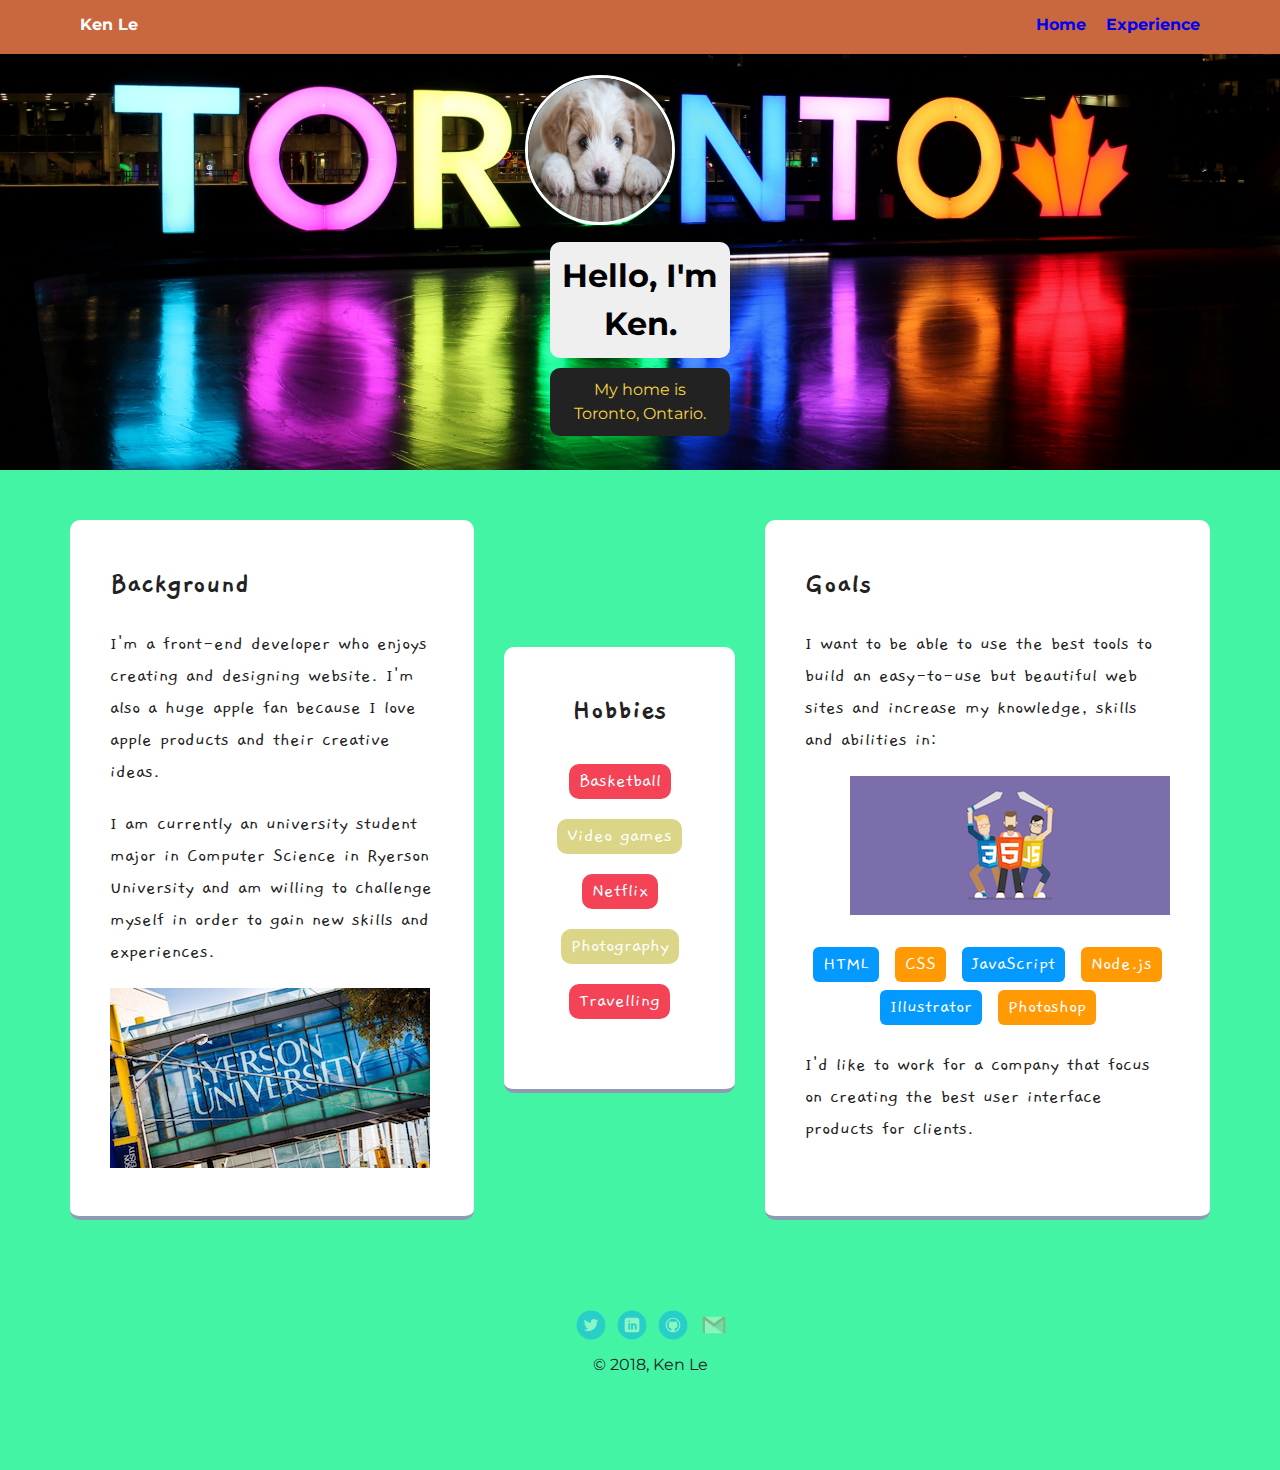
<file: index.html>
<!doctype html>
<html lang="en">
<head>
  <meta charset="utf-8">
  <title>Ken Le's profile</title>
  <meta name="viewport" content="width=device-width, initial-scale=1.0">
  <link rel="stylesheet" href="styles.css">
  <link href="https://fonts.googleapis.com/css?family=Gaegu:400,700|Montserrat:400,700" rel="stylesheet">

</head>
  <body>

    <div class="main-nav">
        <ul class="nav">
          <li class="name">Ken Le</li>
          <li><a href="index.html">Home</a></li>
          <li><a href="experience.html">Experience</a></li>
        </ul>
    </div>

    <header>
      <img src="images/lovely-dog.jpg" alt="My favourite dog's picture" class="profile-image">
      <h1 class="tag name">Hello, I'm Ken.</h1>
      <p class="tag location">My home is Toronto, Ontario.</p>
    </header>

    <main class="flex">
      <div class="card extra1">
        <h2>Background</h2>
        <p>I'm a front-end developer who enjoys creating and designing website. I'm also a huge apple fan because I love apple products and their creative ideas.</p>
        <p>I am currently an university student major in Computer Science in Ryerson University and am willing to challenge myself in order to gain new skills and experiences.</p>
        <img src="images/ryerson.jpg" alt="My University">
      </div>

      <div class="new-card">
        <h2>Hobbies</h2>
        <ul class="hobbies">
          <li>Basketball</li>
          <li>Video games</li>
          <li>Netflix</li>
          <li>Photography</li>
          <li>Travelling</li>
        </ul>
      </div>

      <div class="card extra2">
        <h2>Goals</h2>
        <p>I want to be able to use the best tools to build an easy-to-use but beautiful web sites and increase my knowledge, skills and abilities in:</p>
        <img src="images/frontend.png" alt="Important Skills" class="extra">
        <ul class="skills">
          <li>HTML</li>
          <li>CSS</li>
          <li>JavaScript</li>
          <li>Node.js</li>
          <li>Illustrator</li>
          <li>Photoshop</li>
        </ul>
        <p>I'd like to work for a company that focus on creating the best user interface products for clients.</p>
      </div>

    </main>

    <footer>
      <ul>
        <li><a href="https://twitter.com/KKenRayy?lang=en" class="social twitter" target="_blank">Twitter</a></li>
        <li><a href="https://www.linkedin.com/in/khanh-le-425965160/" class="social linkedin" target="_blank">LinkedIn</a></li>
        <li><a href="https://github.com/KennyKhanh98" class="social github" target="_blank">Github</a></li>
        <li><a href="mailto:leankhanh98@gmail.com" class="social email">Email</a></li>
      </ul>
      <p class="copyright">&copy; 2018, Ken Le</p>
    </footer>

  </body>
  </html>
</file>
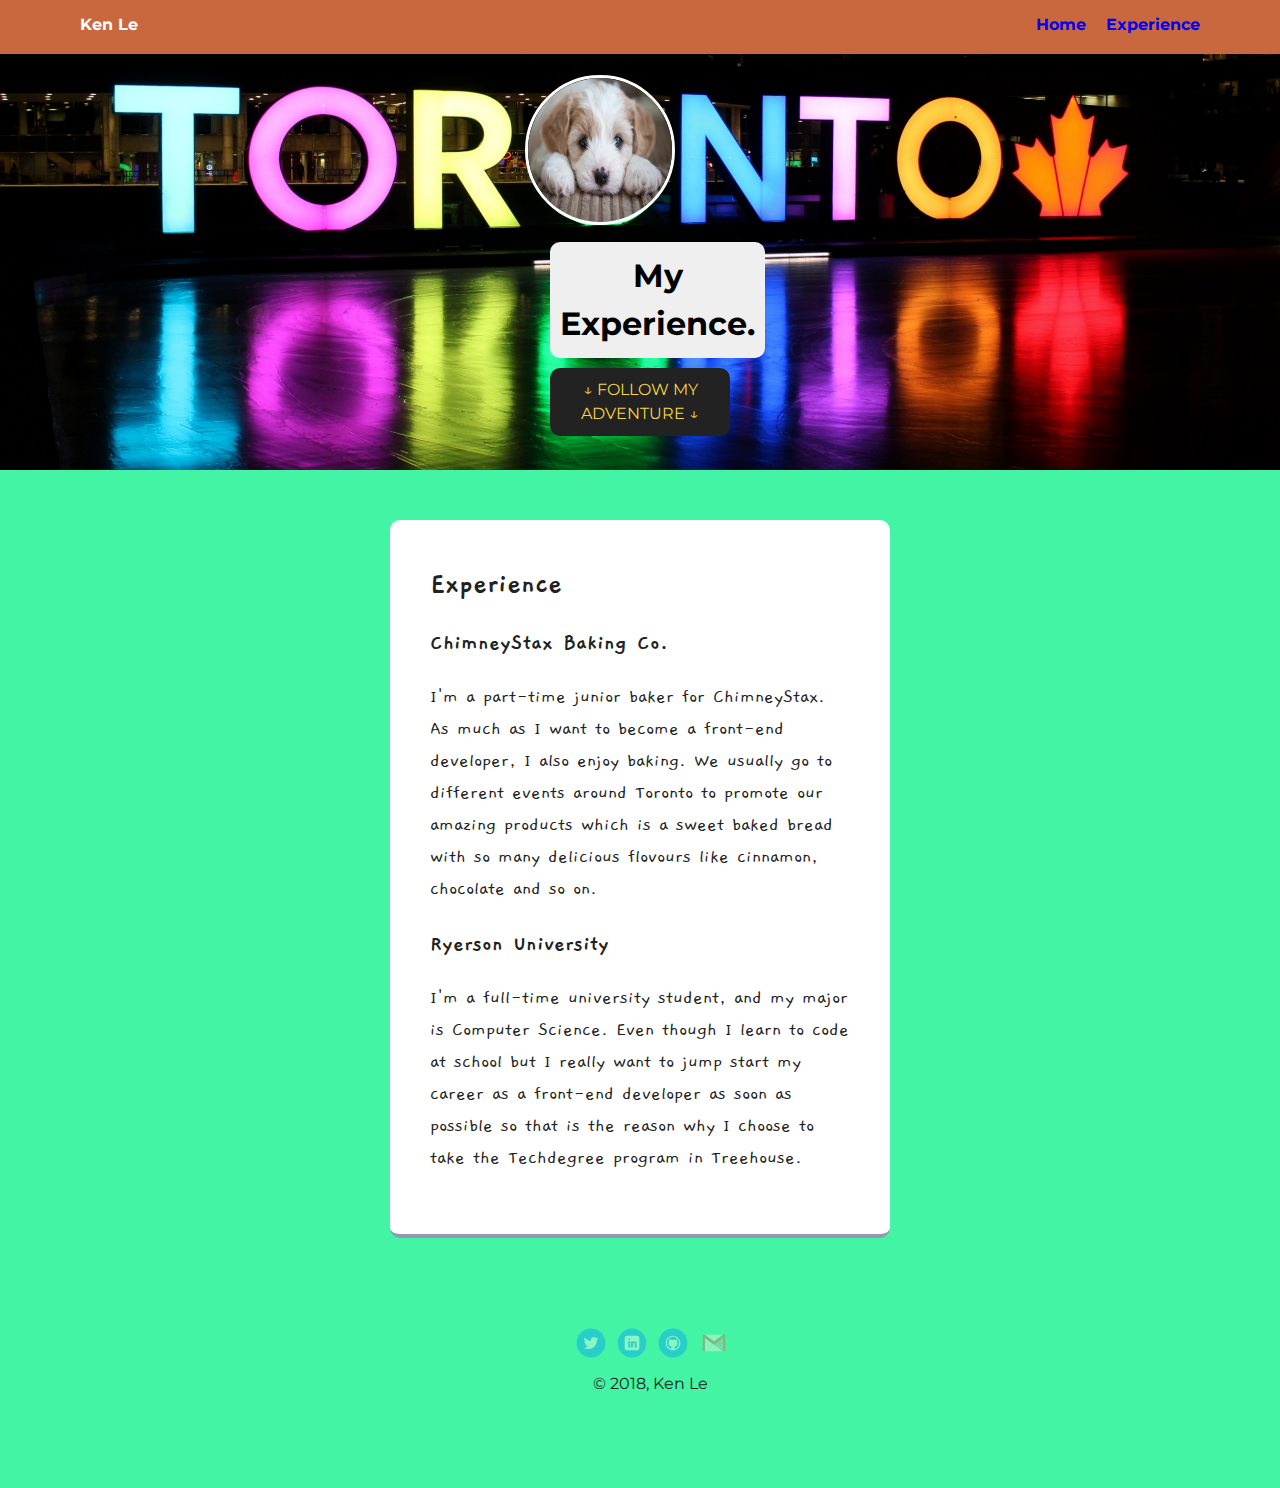
<file: experience.html>
<!doctype html>
<html lang="en">
<head>
  <meta charset="utf-8">
  <title>Ken Le's experience</title>
  <meta name="viewport" content="width=device-width, initial-scale=1.0">
  <link rel="stylesheet" href="styles.css">
  <link href="https://fonts.googleapis.com/css?family=Gaegu:400,700|Montserrat:400,700" rel="stylesheet">

</head>
  <body>

    <div class="main-nav">
        <ul class="nav">
          <li class="name">Ken Le</li>
          <li><a href="index.html">Home</a></li>
          <li><a href="experience.html">Experience</a></li>
        </ul>
    </div>

    <header>
      <img src="images/lovely-dog.jpg" alt="My favourite dog's picture" class="profile-image">
      <h1 class="tag name">My Experience.</h1>
      <p class="tag location">&downarrow; FOLLOW MY ADVENTURE &downarrow;</p>
    </header>

    <main class="flex">
      <div class="card">
        <h2>Experience</h2>
        <h3>ChimneyStax Baking Co.</h3>
        <p>I'm a part-time junior baker for ChimneyStax. As much as I want to become a front-end developer, I also enjoy baking.
          We usually go to different events around Toronto to promote our amazing products which is a sweet baked bread with so
          many delicious flovours like cinnamon, chocolate and so on.</p>
        <h3>Ryerson University</h3>
        <p>I'm a full-time university student, and my major is Computer Science. Even though I learn to code at school but I really want
        to jump start my career as a front-end developer as soon as possible so that is the reason why I choose to take the Techdegree program
        in Treehouse.</p>
      </div>
    </main>

    <footer>
      <ul>
        <li><a href="https://twitter.com/KKenRayy?lang=en" class="social twitter" target="_blank">Twitter</a></li>
        <li><a href="https://www.linkedin.com/in/khanh-le-425965160/" class="social linkedin" target="_blank">LinkedIn</a></li>
        <li><a href="https://github.com/KennyKhanh98" class="social github" target="_blank">Github</a></li>
        <li><a href="mailto:leankhanh98@gmail.com" class="social email">Email</a></li>
      </ul>
      <p class="copyright">&copy; 2018, Ken Le</p>
    </footer>

  </body>
  </html>
</file>
<file: styles.css>
/* Global Layout Set-up */
* {
  box-sizing: border-box;
}

body {
  margin: 0;
  padding: 0;
  text-align: center;
  font-family: 'Montserrat', sans-serif;
  color: #222;
  background: #42f4a4;
}
/* Link Styles */

a {
  text-decoration: none;
  /* color: white; */
}
a:hover {
  color: #6633ff;
}

/* Section Styles */

.main-nav {
  width: 100%;
  background: #c9683e;
  min-height: 30px;
  padding: 10px;
  position: fixed;
  text-align: center;
}
.nav {
  display: flex;
  justify-content: space-around;
  font-weight: 700;
  list-style-type: none;
  margin: 0 auto;
  padding: 0;
}

.nav .name {
    display: block;
    margin-right: auto;
    color: white;
}
.nav li {
  padding: 5px 10px 10px 10px;
}
.nav a {
  transition: all .5s;
}
.nav a:hover {
  color: white
}

header {
  text-align: center;
  background: url('images/toronto-sign.jpeg') no-repeat top center;
  background-position: center;
  background-size: cover;
  overflow: hidden;
  padding-top: 60px;

}
header {
  line-height: 1.5;
}
header .profile-image {
  margin-top: 15px;
  margin-right: 80px;
  width: 150px;
  height: 150px;
  border-radius: 50%;
  border: 3px solid white;
  transition: all .5s;
}
header .profile-image:hover {
  transform: scale(1.5) rotate(360deg);
}

div .extra {
  margin-left: 45px;
}
.tag {
  background-color: #efefef;
  color: black;
  padding: 10px;
  border-radius: 10px;
  display: table;
  margin: 10px 550px auto;
}
.location {
  background-color: #222;
  color: #f4d442;
}
.card {
  margin: 30px;
  padding: 20px 40px 40px;
  max-width: 500px;
  text-align: left;
  background: #fff;
  border-bottom: 4px solid #909ab2;
  border-radius: 10px;
  transition: all .5s;
}
.card:hover {
  border-color: #ff99ff;
}

.new-card {
  margin: 30px;
  padding: 20px 40px 40px;
  background: #fff;
  max-width: 1100px;
  margin: auto;
  border-bottom: 4px solid #909ab2;
  border-radius: 10px;
}

ul.skills {
  padding: 0;
  text-align: center;
}

.skills li {
  border-radius: 6px;
  display: inline-block;
  background: #ff9904;
  color: white;
  padding: 5px 10px;
  margin: 4px;
}

.skills li:nth-child(odd) {
  background: #0399ff;
}

ul.hobbies {
  padding: 0;
  text-align: center;
}

.hobbies li {
  display: inline-block;
  border-radius: 10px;
  background: #f44256;
  color: white;
  padding: 5px 10px;
  margin: 10px;
}

.hobbies li:nth-of-type(even) {
  background: #dbd587;
}

.extra1 {
  float: left;
}

.extra2 {
  float: right;
}

footer {
  width: 100%;
  min-height: 30px;
  padding: 20px 0 40px 20px;
}

footer .copyright {
  top: -8px;
  font-size: .75em;
}

footer ul {
  list-style-type: none;
  margin: 0;
  padding: 0;
}

footer ul li {
  display: inline-block;
}

a.social {
  display: inline-block;
  text-indent: -9999px;
  margin-left: 5px;
  width: 30px;
  height: 30px;
  background-size: 30px 30px;
  opacity: .4;
  transition: all .5s;
}
a.twitter {
  background-image: url(images/twitter.svg);
}
a.linkedin {
  background-image: url(images/linkedin.svg);
}
a.github {
  background-image: url(images/github.svg);
}
a.email {
  background-image: url(images/email.svg);
}
a.social:hover {
  opacity: 1;
}

.clearfix {
  clear: both;
}

.flex, .new-card {
  font-family: 'Gaegu', cursive;
  font-size: 20px;
}

/* Styles for larger screens */
@media screen and (min-width: 720px) {

  .flex {
      display: -ms-flexbox;      /* TWEENER - IE 10 */
      display: flex;
      max-width: 1200px;
      -ms-flex-pack: distribute;
      justify-content: space-around;
      margin: 0 auto;
  }

  header {
    min-height: 470px;
  }

  .nav {
    max-width: 1200px;
    padding: 0 30px;
  }


  main {
    padding-top: 20px;
  }

  main p {
    line-height: 1.6em;
  }

  footer {
    font-size: 1.3em;
    max-width: 1200px;
    margin: 40px auto;
  }

}
</file>
